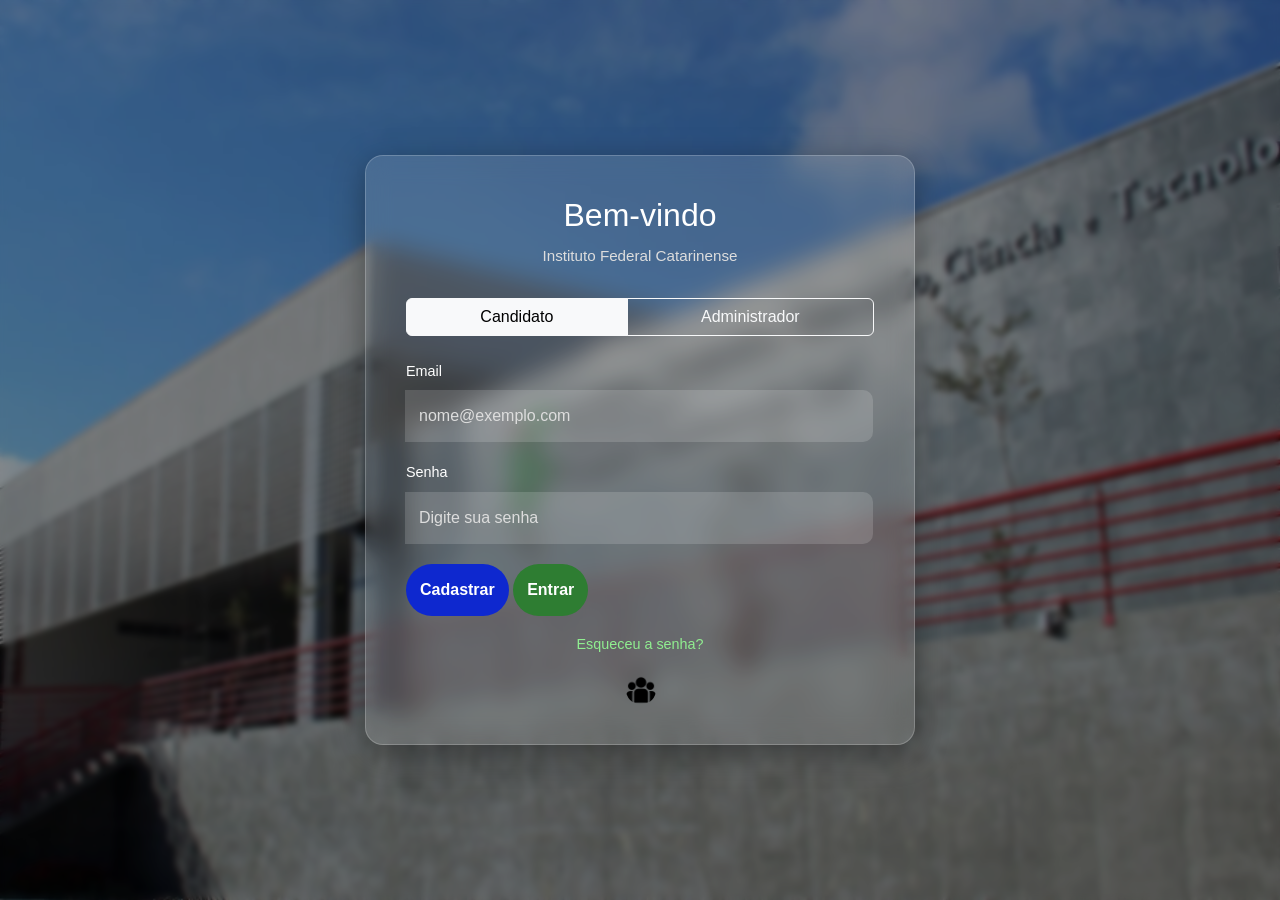
<file: index.html>
<!DOCTYPE html>
<html lang="pt-BR">
<head>
  <meta charset="UTF-8" />
  <link rel="icon" type="image" href="icon.png">
  <link rel="stylesheet" href="style.css">
  <link href="https://cdn.jsdelivr.net/npm/bootstrap@5.3.8/dist/css/bootstrap.min.css" rel="stylesheet" integrity="sha384-sRIl4kxILFvY47J16cr9ZwB07vP4J8+LH7qKQnuqkuIAvNWLzeN8tE5YBujZqJLB" crossorigin="anonymous">
  <meta name="viewport" content="width=device-width, initial-scale=1.0"/>
  <title>Login</title>

</head>

<body>

  <div class="login-container">
    <h1>Bem-vindo</h1>
    <p>Instituto Federal Catarinense</p>

    <form>
      
  <div class="btn-group" role="group" aria-label="Basic radio toggle button group">
  <input type="radio" class="btn-check" name="btnradio" id="btnradio1" autocomplete="off" checked>
  <label class="btn btn-outline-light" for="btnradio1">Candidato</label>

  <input type="radio" class="btn-check" name="btnradio" id="btnradio2" autocomplete="off">
  <label class="btn btn-outline-light" for="btnradio2">Administrador</label>

</div>
      <div class="input-group">
        <label>Email</label>
        <input type="email" placeholder="nome@exemplo.com" required>
      </div>
      

      <div class="input-group">
        <label>Senha</label>
        <input type="password" placeholder="Digite sua senha" required>
      </div>
      <a href="cadcan.html">
        <style>
          a
        {
          text-decoration: none;
        }
        </style>
      <button type="button" class="login-cad">
        Cadastrar
      </button>
    </a>
    <a href="main.html">
      <button type="button" class="login-ent" id="btnEntrar">
        Entrar
      </button>
   </a>

      <div class="extra">
        <a href="#">Esqueceu a senha?</a>
      </div>
      <a href="sobre.html" target="_blank">
      <button type="button" class="login-sobre">
      </button>
    </a>
    </form>
  </div>
  
</body>
</html>
</file>
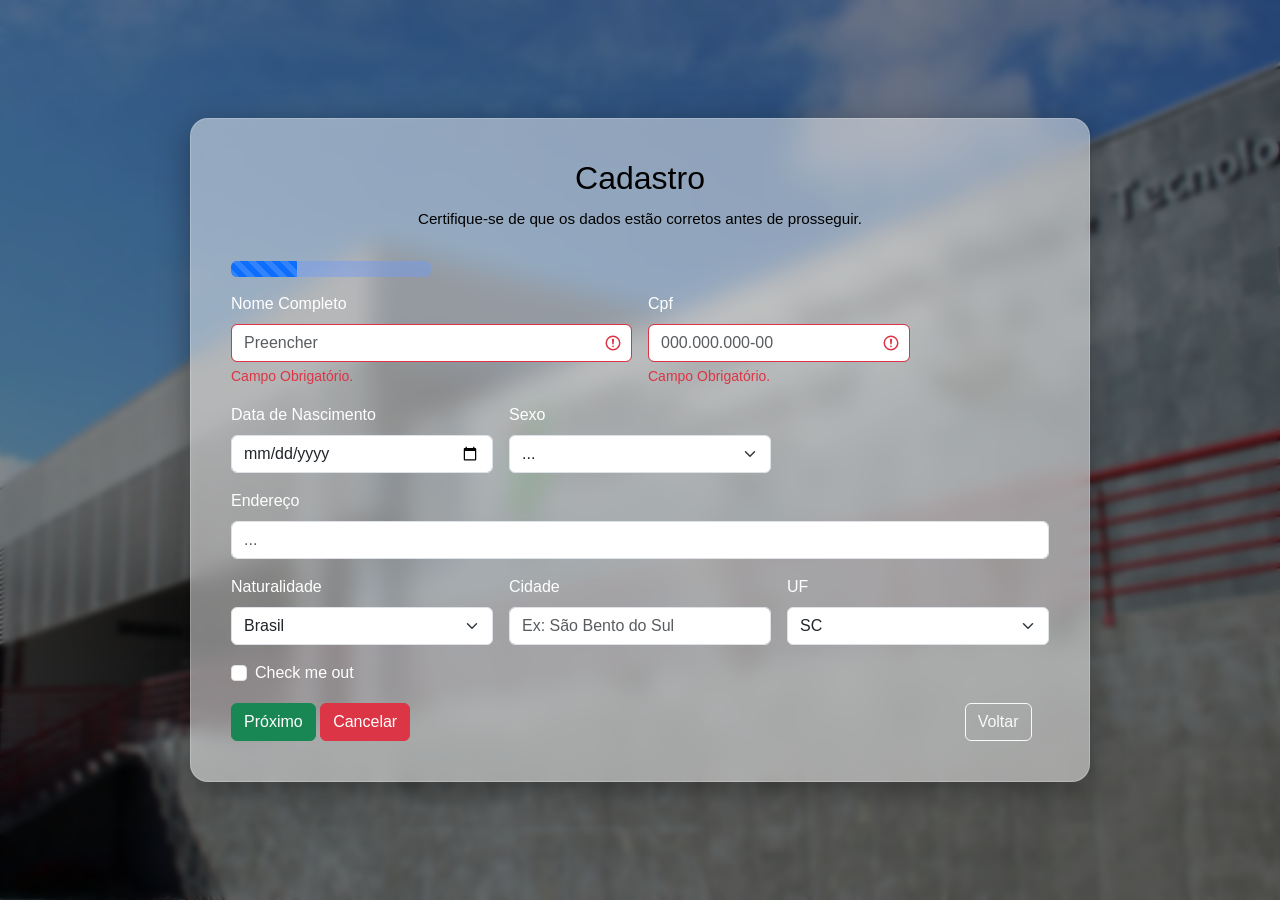
<file: cadcan.html>
<!DOCTYPE html>
<html lang="en">
<head>
    <meta charset="UTF-8">
    <meta name="viewport" content="width=device-width, initial-scale=1.0">
      <link rel="icon" type="image" href="icon.png">
     <link rel="stylesheet" href="cad.css">
  <link href="https://cdn.jsdelivr.net/npm/bootstrap@5.3.8/dist/css/bootstrap.min.css" rel="stylesheet" integrity="sha384-sRIl4kxILFvY47J16cr9ZwB07vP4J8+LH7qKQnuqkuIAvNWLzeN8tE5YBujZqJLB" crossorigin="anonymous">
    <title>Dados Pessoais</title>
</head>
<body>
    <div class="login-container">
        <h1>Cadastro</h1>
    <p>Certifique-se de que os dados estão corretos antes de prosseguir.</p>

    <div class="progress" id="prog" role="progressbar" aria-label="Animated striped example" aria-valuenow="33" aria-valuemin="0" aria-valuemax="100">
  <div class="progress-bar progress-bar-striped progress-bar-animated" style="width: 33%"></div>
</div>

    <form class="row g-3">
 <div class="col-6">
    <label for="validationServer03" class="form-label">Nome Completo</label>
    <input type="text" class="form-control is-invalid" id="validationServer03" aria-describedby="validationServer03Feedback" required placeholder="Preencher">
    <div id="validationServer03Feedback" class="invalid-feedback">
      Campo Obrigatório.
    </div>
  </div>

  <div class="col-md-4">
    <label for="validationServer03" class="form-label">Cpf</label>
    <input type="number" class="form-control is-invalid" id="validationServer03" aria-describedby="validationServer03Feedback" required placeholder="000.000.000-00">
    <div id="validationServer03Feedback" class="invalid-feedback">
      Campo Obrigatório.
    </div>
  </div>

  <div class="col-md-4">
    <label for="inputDate " class="form-label">Data de Nascimento</label>
    <input type="date" class="form-control" id="inputAddress" placeholder="...">
  </div>

  <div class="col-md-4">
    <label for="inputsex" class="form-label">Sexo</label>
    <select id="inputsex" class="form-select">
      <option>Masculino</option>
      <option>Feminino</option>
      <option>Outro</option>
      <option>Prefiro não informar</option>
      <option selected>...</option>
    </select>
  </div>

  <div class="col-12">
    <label for="inputAddress" class="form-label">Endereço</label>
    <input type="text" class="form-control" id="inputAddress" placeholder="...">
  </div>

  
  <div class="col-md-4">
    <label for="inputnat" class="form-label">Naturalidade</label>
    <select id="inputnat" class="form-select">
      <option selected>Brasil</option>
      <option>Estados Unidos</option>
      <option>Canada</option>
      <option>Venezuela</option>
       <option>Cabo Verde</option>
        <option>Portugal</option>
      <option>...</option>
    </select>
  </div>
  <div class="col-md-4">
    <label for="inputCity" class="form-label">Cidade</label>
    <input type="text" class="form-control" id="inputCity" placeholder="Ex: São Bento do Sul">
    
  </div>
  <div class="col-md-4">
    <label for="inputState" class="form-label">UF</label>
    <select id="inputState" class="form-select">
      <option selected>SC</option>
      <option>SP</option>
      <option>SE</option>
      <option>ES</option>
      <option>RJ</option>
      <option>MA</option>
      <option>DF</option>
      <option>...</option>
    </select>
  </div>

  <div class="col-12">
    <div class="form-check">
      <input class="form-check-input" type="checkbox" id="gridCheck">
      <label class="form-check-label" for="gridCheck">
        Check me out
      </label>
    </div>
  </div>
  <div class="col-12">
    
    <a href="proxcad.html">
       <style>
          a
        {
          text-decoration: none;
        }
        </style>
    <button type="button" class="btn btn-success">Próximo</button>
    </a>

    <a href="index.html">
     <button type="submit" class="btn btn-danger">Cancelar</button>
    </a>

     <a href="index.html">
     <button type="button" class="btn btn-outline-light" id="Voltar">Voltar</button>
     </a>
  </div>
</div>
</form>
</body>
</html>
</file>
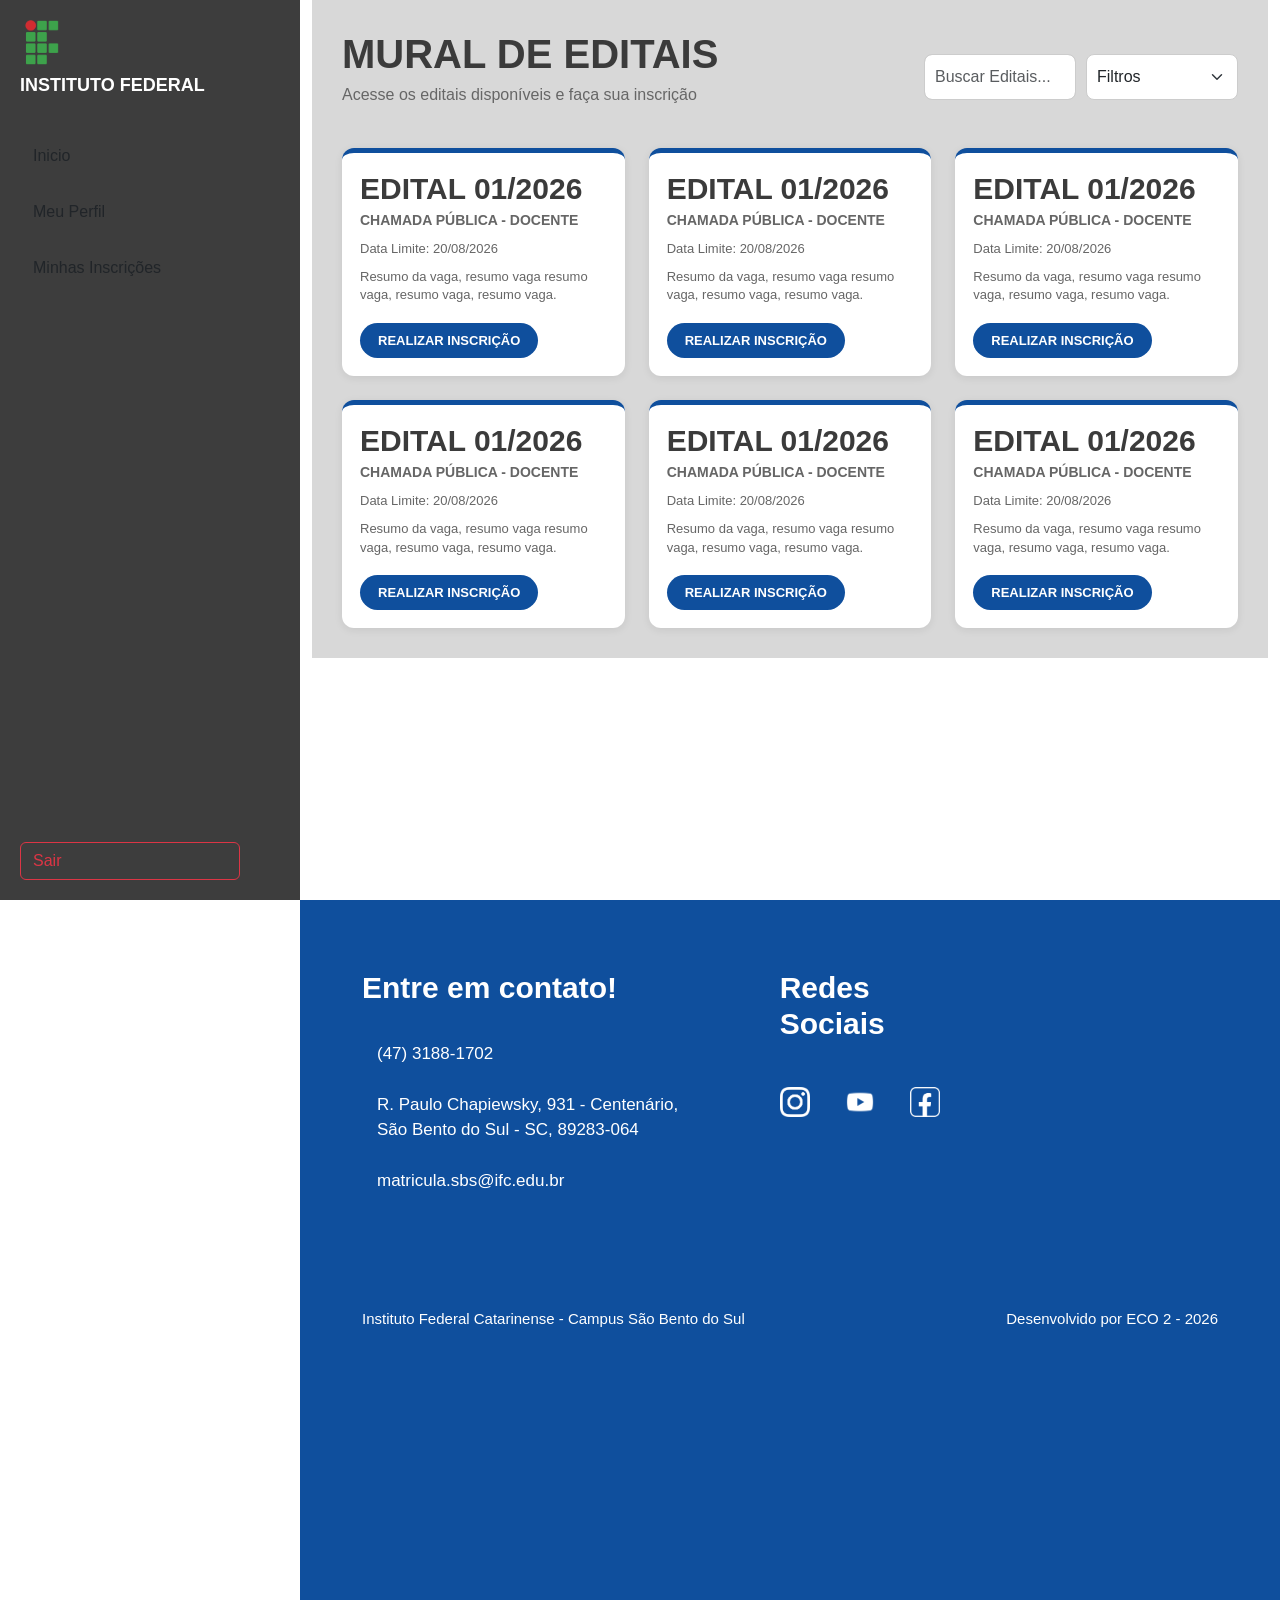
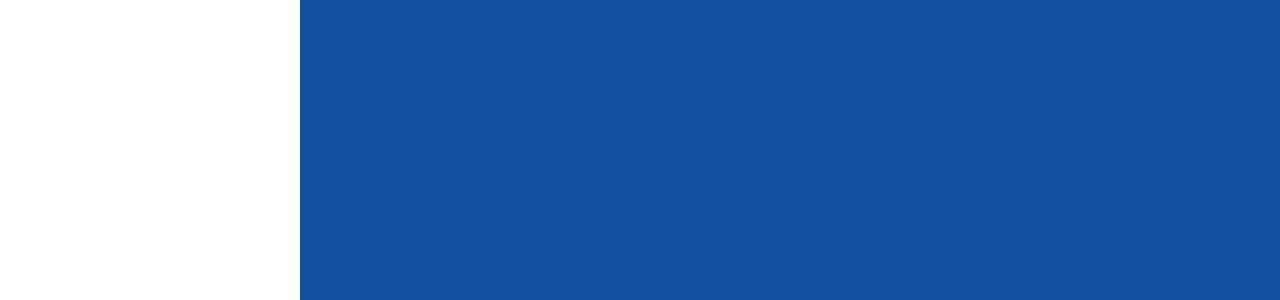
<file: main.html>
<!DOCTYPE html>
<html lang="pt-BR">
<head>
  <meta charset="UTF-8" />
  <link rel="icon" type="image" href="icon.png">
  <link rel="stylesheet" href="maincss.css">
  <link href="https://cdn.jsdelivr.net/npm/bootstrap@5.3.8/dist/css/bootstrap.min.css" rel="stylesheet" integrity="sha384-sRIl4kxILFvY47J16cr9ZwB07vP4J8+LH7qKQnuqkuIAvNWLzeN8tE5YBujZqJLB" crossorigin="anonymous">
  <meta name="viewport" content="width=device-width, initial-scale=1.0"/>
  <title>Editais</title>
</head>

<body>

  <div class="container-fluid">
    <div class="d-flex main-layout h-100">

      <!-- SIDEBAR -->
      <aside class="sidebar">
        <div>

          <div class="logo">
            <img
              src="icon.png"
              width="45"
            />
            <h5>INSTITUTO FEDERAL</h5>
          </div>

          

          <ul class="menu">
            <li>
              <a href="#">
                 <button type="button" class="btn" data-bs-toggle="button" onclick="mostrarConteudo('inicio')">Inicio</button>
              </a>
            </li>

            <li>
              <a href="per.html">
               <button type="button" class="btn" data-bs-toggle="button">Meu Perfil</button>
              </a>
            </li>

            <li>
              <a href="#">
           <button type="button" class="btn" data-bs-toggle="button">Minhas Inscrições</button>
              </a>
            </li>
          </ul>

        </div>
        <a href="index.html">
        <button type="button" class="btn btn-outline-danger" id="logout-btn">
          <i class="bi bi-box-arrow-left"></i>
          Sair
        </button>
        </a>
      </aside>

      <!-- CONTEÚDO -->
       <section id="inicio" class="conteudo-secao ativo">
      <main class="content flex-grow-1">
<section id="inicio" class="conteudo-secao ativo">
        <div class="top-area">

          <div class="title">
            <h1>MURAL DE EDITAIS</h1>
            <p>Acesse os editais disponíveis e faça sua inscrição</p>
          </div>

          <div class="search-area">
            <input
              type="text"
              class="form-control"
              placeholder="Buscar Editais..."
            >

            <select class="form-select">
              <option>Filtros</option>
              <option>Docente</option>
              <option>Técnico</option>
              <option>Aluno</option>
            </select>
          </div>

        </div>

        <!-- GRID -->
        <div class="row g-4">

          <!-- CARD -->
          <div class="col-md-6 col-lg-4">
            <div class="card-edital">
              <h2>EDITAL 01/2026</h2>
              <h5>CHAMADA PÚBLICA - DOCENTE</h5>

              <div class="data">
                <i class="bi bi-calendar-event"></i>
                Data Limite: 20/08/2026
              </div>

              <p class="descricao">
                Resumo da vaga, resumo vaga resumo vaga,
                resumo vaga, resumo vaga.
              </p>

              <button class="btn-inscricao">
                <i class="bi bi-plus-circle-fill"></i>
                REALIZAR INSCRIÇÃO
              </button>
            </div>
          </div>

          <!-- REPETIÇÃO DOS CARDS -->
          <div class="col-md-6 col-lg-4">
            <div class="card-edital">
              <h2>EDITAL 01/2026</h2>
              <h5>CHAMADA PÚBLICA - DOCENTE</h5>

              <div class="data">
                <i class="bi bi-calendar-event"></i>
                Data Limite: 20/08/2026
              </div>

              <p class="descricao">
                Resumo da vaga, resumo vaga resumo vaga,
                resumo vaga, resumo vaga.
              </p>

              <button class="btn-inscricao">
                <i class="bi bi-plus-circle-fill"></i>
                REALIZAR INSCRIÇÃO
              </button>
            </div>
          </div>

          <div class="col-md-6 col-lg-4">
            <div class="card-edital">
              <h2>EDITAL 01/2026</h2>
              <h5>CHAMADA PÚBLICA - DOCENTE</h5>

              <div class="data">
                <i class="bi bi-calendar-event"></i>
                Data Limite: 20/08/2026
              </div>

              <p class="descricao">
                Resumo da vaga, resumo vaga resumo vaga,
                resumo vaga, resumo vaga.
              </p>

              <button class="btn-inscricao">
                <i class="bi bi-plus-circle-fill"></i>
                REALIZAR INSCRIÇÃO
              </button>
            </div>
          </div>

          <div class="col-md-6 col-lg-4">
            <div class="card-edital">
              <h2>EDITAL 01/2026</h2>
              <h5>CHAMADA PÚBLICA - DOCENTE</h5>

              <div class="data">
                <i class="bi bi-calendar-event"></i>
                Data Limite: 20/08/2026
              </div>

              <p class="descricao">
                Resumo da vaga, resumo vaga resumo vaga,
                resumo vaga, resumo vaga.
              </p>

              <button class="btn-inscricao">
                <i class="bi bi-plus-circle-fill"></i>
                REALIZAR INSCRIÇÃO
              </button>
            </div>
          </div>

          <div class="col-md-6 col-lg-4">
            <div class="card-edital">
              <h2>EDITAL 01/2026</h2>
              <h5>CHAMADA PÚBLICA - DOCENTE</h5>

              <div class="data">
                <i class="bi bi-calendar-event"></i>
                Data Limite: 20/08/2026
              </div>

              <p class="descricao">
                Resumo da vaga, resumo vaga resumo vaga,
                resumo vaga, resumo vaga.
              </p>

              <button class="btn-inscricao">
                <i class="bi bi-plus-circle-fill"></i>
                REALIZAR INSCRIÇÃO
              </button>
            </div>
          </div>

          <div class="col-md-6 col-lg-4">
            <div class="card-edital">
              <h2>EDITAL 01/2026</h2>
              <h5>CHAMADA PÚBLICA - DOCENTE</h5>

              <div class="data">
                <i class="bi bi-calendar-event"></i>
                Data Limite: 20/08/2026
              </div>

              <p class="descricao">
                Resumo da vaga, resumo vaga resumo vaga,
                resumo vaga, resumo vaga.
              </p>

              <button class="btn-inscricao">
                <i class="bi bi-plus-circle-fill"></i>
                REALIZAR INSCRIÇÃO
              </button>
            </div>
          </div>

        </div>

      </main>

    </div>
  </div>
<!-- =========================
CONTATO / RODAPÉ
========================= -->

<footer class="footer-contato">

  <div class="container-fluid">

    <div class="row gy-5">

      <!-- CONTATO -->
      <div class="col-lg-5">

        <h2 class="footer-title">
          Entre em contato!
        </h2>

        <div class="contato-item">
          <i class="bi bi-telephone-fill"></i>
          <span>(47) 3188-1702</span>
        </div>

        <div class="contato-item">
          <i class="bi bi-map"></i>
          <span>
            R. Paulo Chapiewsky, 931 - Centenário, São Bento do Sul - SC, 89283-064
          </span>
        </div>

        <div class="contato-item">
          <i class="bi bi-envelope"></i>
          <span>
            matricula.sbs@ifc.edu.br
          </span>
        </div>

      </div>

   
      <!-- REDES -->
      <div class="col-lg-3">

        <h2 class="footer-title1">
          Redes Sociais
        </h2>

        <div class="social-icons">

          <a href="https://www.instagram.com/ifc.oficial"><button type="button" class="ins"></button></a>

          <a href="https://www.youtube.com/channel/UC4dJyN96JoKFElq0oTyKkgA"><button type="button" class="you"></button></a>

          <a href="https://www.facebook.com/oficial.ifc"><button type="button" class="face"></button></a>
          

        </div>

      </div>

    </div>

    <!-- BOTTOM -->
    <div class="footer-bottom">

      <span>
        Instituto Federal Catarinense - Campus São Bento do Sul
      </span>

      <span>
        Desenvolvido por ECO 2 - 2026
      </span>

    </div>

  </div>

</footer>
</section>
<section></section>
</body>
</html>
</file>
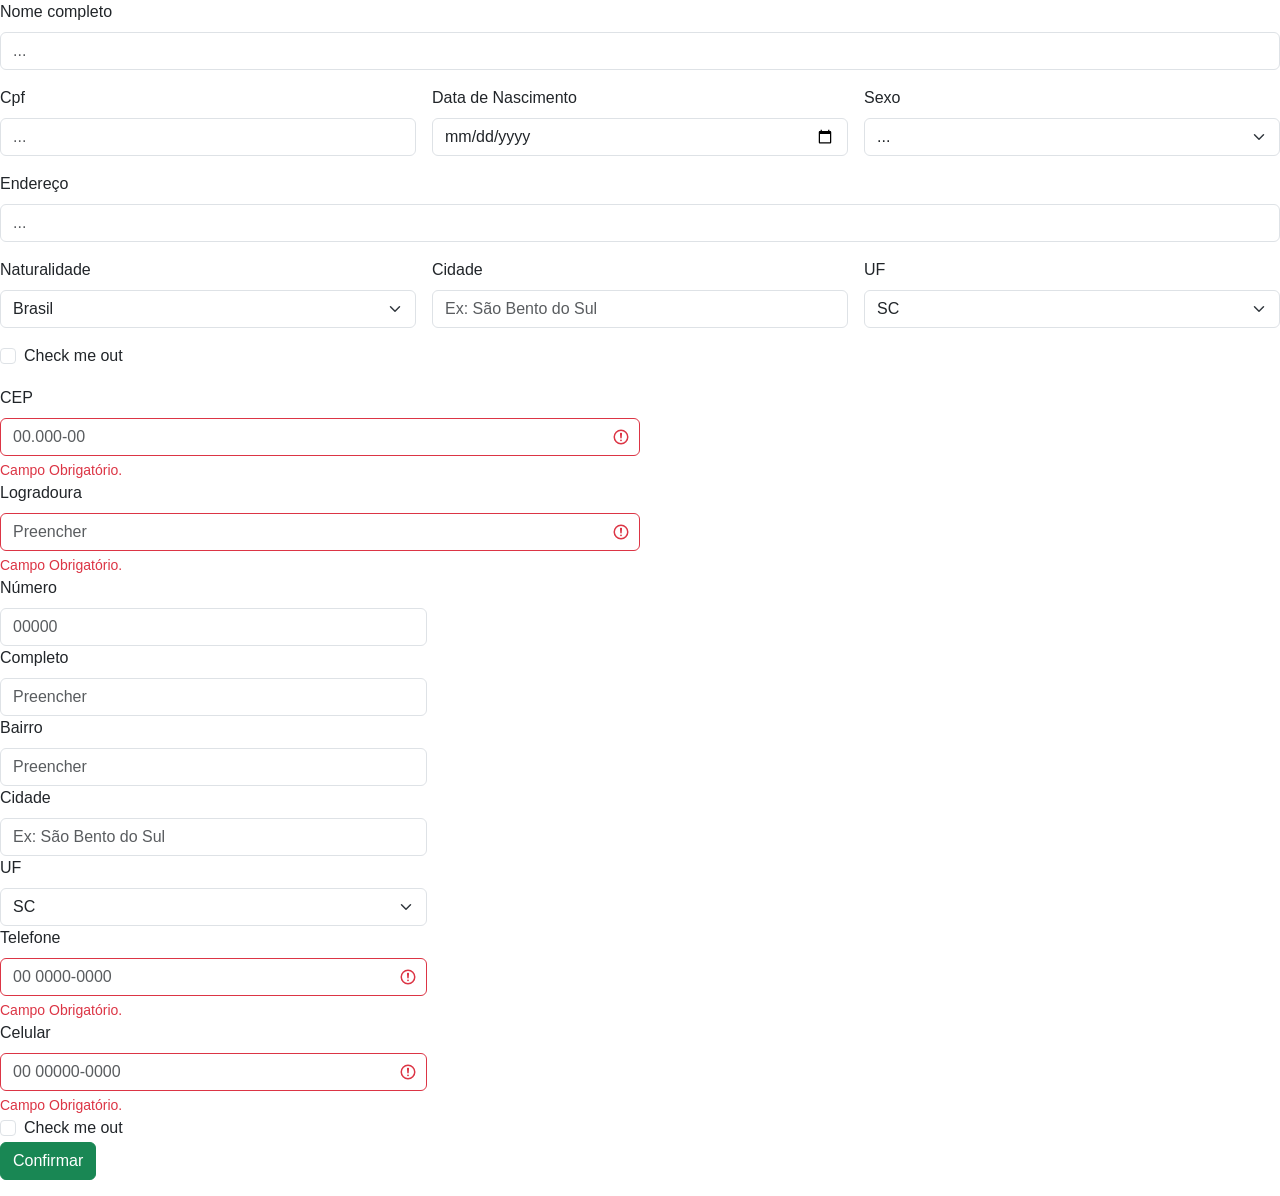
<file: per.html>
<!DOCTYPE html>
<html lang="en">
<head>
   <meta charset="UTF-8" />
  <link rel="icon" type="image" href="icon.png">
  <link rel="stylesheet" href="per.css">
  <link href="https://cdn.jsdelivr.net/npm/bootstrap@5.3.8/dist/css/bootstrap.min.css" rel="stylesheet" integrity="sha384-sRIl4kxILFvY47J16cr9ZwB07vP4J8+LH7qKQnuqkuIAvNWLzeN8tE5YBujZqJLB" crossorigin="anonymous">
  <meta name="viewport" content="width=device-width, initial-scale=1.0"/>
  <title>Meu perfil</title>
</head>
<body>
    <form class="row g-3">
 <div class="col-md-12">
    <label for="inputDate " class="form-label">Nome completo</label>
    <input type="text" class="form-control" id="inputAddress" placeholder="...">
  </div>

  <div class="col-md-4">
    <label for="inputDate " class="form-label">Cpf</label>
    <input type="text" class="form-control" id="inputAddress" placeholder="...">
  </div>

  <div class="col-md-4">
    <label for="inputDate " class="form-label">Data de Nascimento</label>
    <input type="date" class="form-control" id="inputAddress" placeholder="...">
  </div>

  <div class="col-md-4">
    <label for="inputsex" class="form-label">Sexo</label>
    <select id="inputsex" class="form-select">
      <option>Masculino</option>
      <option>Feminino</option>
      <option>Outro</option>
      <option>Prefiro não informar</option>
      <option selected>...</option>
    </select>
  </div>

  <div class="col-12">
    <label for="inputAddress" class="form-label">Endereço</label>
    <input type="text" class="form-control" id="inputAddress" placeholder="...">
  </div>

  
  <div class="col-md-4">
    <label for="inputnat" class="form-label">Naturalidade</label>
    <select id="inputnat" class="form-select">
      <option selected>Brasil</option>
      <option>Estados Unidos</option>
      <option>Canada</option>
      <option>Venezuela</option>
       <option>Cabo Verde</option>
        <option>Portugal</option>
      <option>...</option>
    </select>
  </div>
  <div class="col-md-4">
    <label for="inputCity" class="form-label">Cidade</label>
    <input type="text" class="form-control" id="inputCity" placeholder="Ex: São Bento do Sul">
    
  </div>
  <div class="col-md-4">
    <label for="inputState" class="form-label">UF</label>
    <select id="inputState" class="form-select">
      <option selected>SC</option>
      <option>SP</option>
      <option>SE</option>
      <option>ES</option>
      <option>RJ</option>
      <option>MA</option>
      <option>DF</option>
      <option>...</option>
    </select>
  </div>

  <div class="col-12">
    <div class="form-check">
      <input class="form-check-input" type="checkbox" id="gridCheck">
      <label class="form-check-label" for="gridCheck">
        Check me out
      </label>
    </div>
  </div>
  <div class="col-12">
    <div class="col-md-6">
    <label for="validationServer03" class="form-label">CEP</label>
    <input type="number" class="form-control is-invalid" id="validationServer03" aria-describedby="validationServer03Feedback" required placeholder="00.000-00">
    <div id="validationServer03Feedback" class="invalid-feedback">
      Campo Obrigatório.
    </div>
  </div>

 <div class="col-6">
    <label for="validationServer03" class="form-label">Logradoura</label>
    <input type="text" class="form-control is-invalid" id="validationServer03" aria-describedby="validationServer03Feedback" required placeholder="Preencher">
    <div id="validationServer03Feedback" class="invalid-feedback">
      Campo Obrigatório.
    </div>
  </div>

  <div class="col-md-4">
    <label for="inputnum" class="form-label">Número</label>
    <input type="number" class="form-control" id="inputnum" placeholder="00000">
  </div>

    <div class="col-md-4">
    <label for="inputcom" class="form-label">Completo</label>
    <input type="text" class="form-control" id="inputcom" placeholder="Preencher">
  </div>

  <div class="col-md-4">
    <label for="inputcom" class="form-label">Bairro</label>
    <input type="text" class="form-control" id="inputcom" placeholder="Preencher">
  </div>
  
  <div class="col-md-4">
    <label for="inputCity" class="form-label">Cidade</label>
    <input type="text" class="form-control" id="inputCity" placeholder="Ex: São Bento do Sul"> 
  </div>

  <div class="col-md-4">
    <label for="inputState" class="form-label">UF</label>
    <select id="inputState" class="form-select">
      <option selected>SC</option>
      <option>SP</option>
      <option>SE</option>
      <option>ES</option>
      <option>RJ</option>
      <option>MA</option>
      <option>DF</option>
      <option>...</option>
    </select>
  </div>


   <div class="col-md-4">
    <label for="validationServer03" class="form-label">Telefone</label>
    <input type="number" class="form-control is-invalid" id="validationServer03" aria-describedby="validationServer03Feedback" required placeholder="00 0000-0000">
    <div id="validationServer03Feedback" class="invalid-feedback">
      Campo Obrigatório.
    </div>
  </div>

   <div class="col-md-4">
    <label for="validationServer03" class="form-label">Celular</label>
    <input type="number" class="form-control is-invalid" id="validationServer03" aria-describedby="validationServer03Feedback" required placeholder="00 00000-0000">
    <div id="validationServer03Feedback" class="invalid-feedback">
      Campo Obrigatório.
    </div>
  </div>

  <div class="col-12">
    <div class="form-check">
      <input class="form-check-input" type="checkbox" id="gridCheck">
      <label class="form-check-label" for="gridCheck">
        Check me out
      </label>
    </div>
  </div>
    
    <a href="proxcad.html">
       <style>
          a
        {
          text-decoration: none;
        }
        </style>
    <button type="button" class="btn btn-success">Confirmar</button>
    </a>

  </div>
</div>
</form>
</body>
</html>
</file>
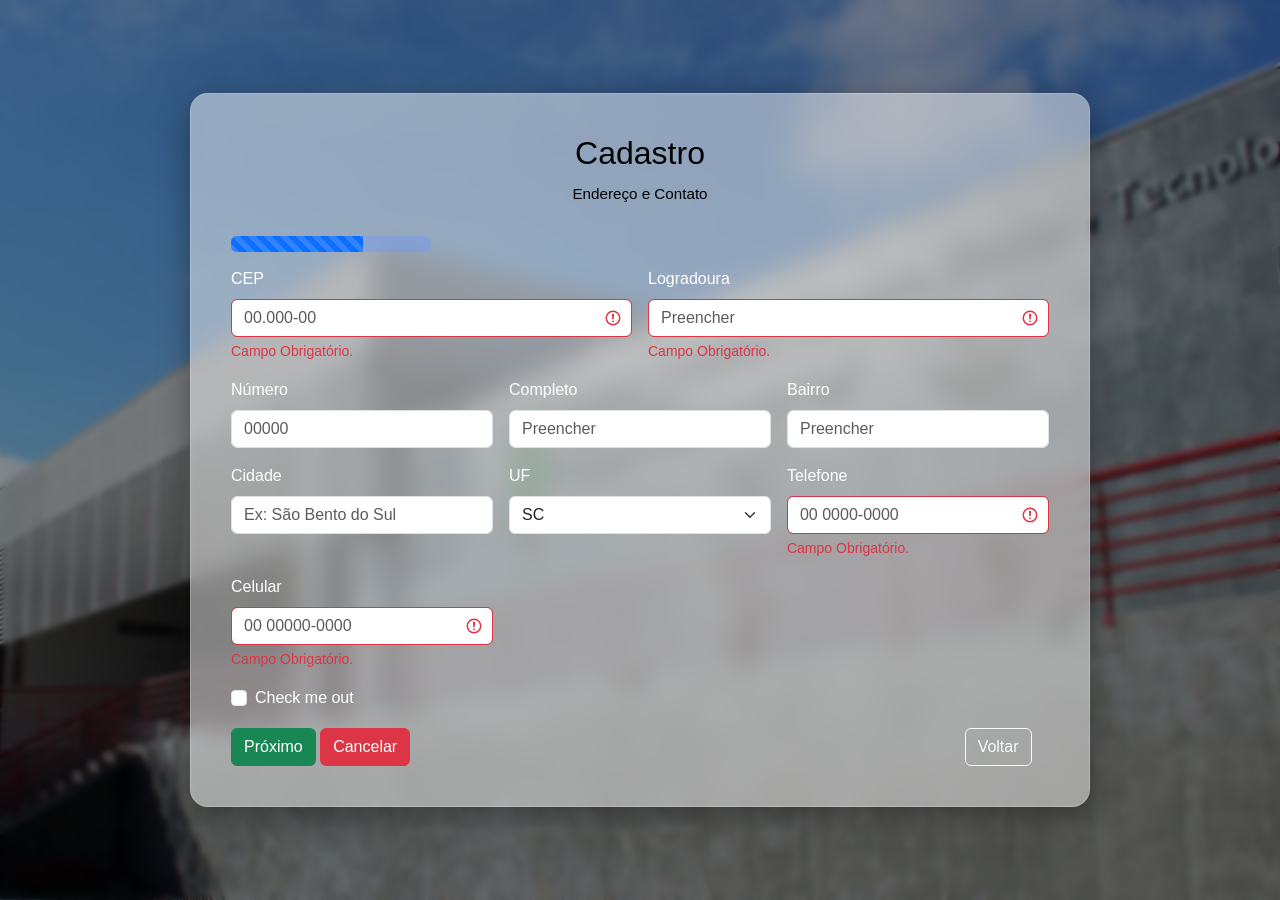
<file: proxcad.html>
<!DOCTYPE html>
<html lang="en">
<head>
    <meta charset="UTF-8">
    <meta name="viewport" content="width=device-width, initial-scale=1.0">
      <link rel="icon" type="image" href="icon.png">
     <link rel="stylesheet" href="proxcad.css">
  <link href="https://cdn.jsdelivr.net/npm/bootstrap@5.3.8/dist/css/bootstrap.min.css" rel="stylesheet" integrity="sha384-sRIl4kxILFvY47J16cr9ZwB07vP4J8+LH7qKQnuqkuIAvNWLzeN8tE5YBujZqJLB" crossorigin="anonymous">
    <title>Endereço e Contato</title>
</head>
<body>
    <div class="login-container">
        <h1>Cadastro</h1>
    <p>Endereço e Contato</p>
    <div class="progress" id="prog" role="progressbar" aria-label="Animated striped example" aria-valuenow="66" aria-valuemin="0" aria-valuemax="100">
  <div class="progress-bar progress-bar-striped progress-bar-animated" style="width: 66%"></div>
</div>

    <form class="row g-3">
        <div class="col-md-6">
    <label for="validationServer03" class="form-label">CEP</label>
    <input type="number" class="form-control is-invalid" id="validationServer03" aria-describedby="validationServer03Feedback" required placeholder="00.000-00">
    <div id="validationServer03Feedback" class="invalid-feedback">
      Campo Obrigatório.
    </div>
  </div>

 <div class="col-6">
    <label for="validationServer03" class="form-label">Logradoura</label>
    <input type="text" class="form-control is-invalid" id="validationServer03" aria-describedby="validationServer03Feedback" required placeholder="Preencher">
    <div id="validationServer03Feedback" class="invalid-feedback">
      Campo Obrigatório.
    </div>
  </div>

  <div class="col-md-4">
    <label for="inputnum" class="form-label">Número</label>
    <input type="number" class="form-control" id="inputnum" placeholder="00000">
  </div>

    <div class="col-md-4">
    <label for="inputcom" class="form-label">Completo</label>
    <input type="text" class="form-control" id="inputcom" placeholder="Preencher">
  </div>

  <div class="col-md-4">
    <label for="inputcom" class="form-label">Bairro</label>
    <input type="text" class="form-control" id="inputcom" placeholder="Preencher">
  </div>
  
  <div class="col-md-4">
    <label for="inputCity" class="form-label">Cidade</label>
    <input type="text" class="form-control" id="inputCity" placeholder="Ex: São Bento do Sul"> 
  </div>

  <div class="col-md-4">
    <label for="inputState" class="form-label">UF</label>
    <select id="inputState" class="form-select">
      <option selected>SC</option>
      <option>SP</option>
      <option>SE</option>
      <option>ES</option>
      <option>RJ</option>
      <option>MA</option>
      <option>DF</option>
      <option>...</option>
    </select>
  </div>


   <div class="col-md-4">
    <label for="validationServer03" class="form-label">Telefone</label>
    <input type="number" class="form-control is-invalid" id="validationServer03" aria-describedby="validationServer03Feedback" required placeholder="00 0000-0000">
    <div id="validationServer03Feedback" class="invalid-feedback">
      Campo Obrigatório.
    </div>
  </div>

   <div class="col-md-4">
    <label for="validationServer03" class="form-label">Celular</label>
    <input type="number" class="form-control is-invalid" id="validationServer03" aria-describedby="validationServer03Feedback" required placeholder="00 00000-0000">
    <div id="validationServer03Feedback" class="invalid-feedback">
      Campo Obrigatório.
    </div>
  </div>

  <div class="col-12">
    <div class="form-check">
      <input class="form-check-input" type="checkbox" id="gridCheck">
      <label class="form-check-label" for="gridCheck">
        Check me out
      </label>
    </div>
  </div>
  <div class="col-12">

     <a href="sen.html">
       <style>
          a
        {
          text-decoration: none;
        }
        </style>
    <button type="button" class="btn btn-success">Próximo</button>
    </a>

<a href="index.html">
     <button type="submit" class="btn btn-danger">Cancelar</button>
</a>
     <a href="cadcan.html">
     <button type="button" class="btn btn-outline-light" id="Voltar">Voltar</button>
     </a>
  </div>
</div>
</form>
</body>
</html>
</file>
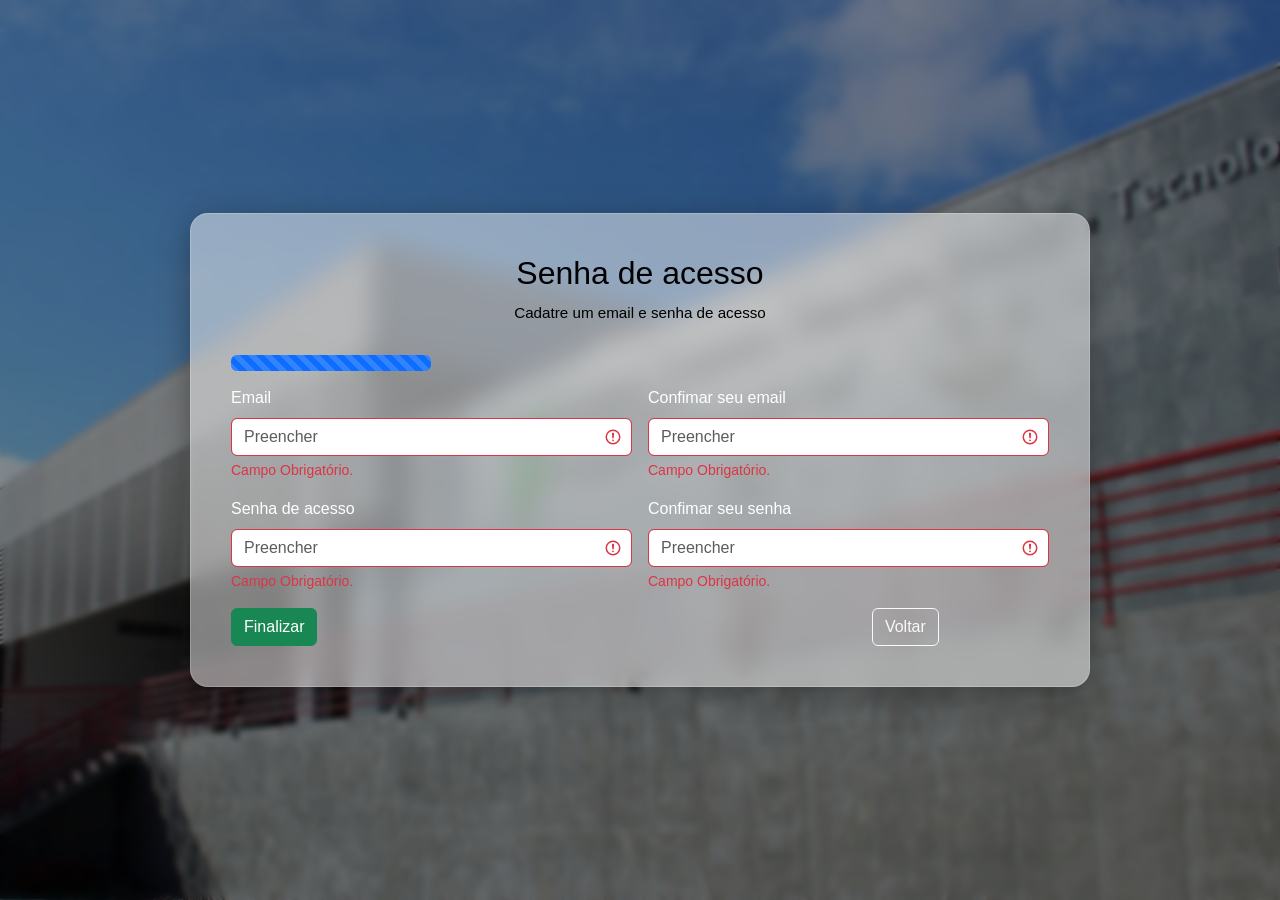
<file: sen.html>
<!DOCTYPE html>
<html lang="en">
<head>
    <meta charset="UTF-8">
    <meta name="viewport" content="width=device-width, initial-scale=1.0">
      <link rel="icon" type="image" href="icon.png">
     <link rel="stylesheet" href="cad.css">
  <link href="https://cdn.jsdelivr.net/npm/bootstrap@5.3.8/dist/css/bootstrap.min.css" rel="stylesheet" integrity="sha384-sRIl4kxILFvY47J16cr9ZwB07vP4J8+LH7qKQnuqkuIAvNWLzeN8tE5YBujZqJLB" crossorigin="anonymous">
    <title>Senha</title>
</head>
<body>
    <div class="login-container">
        <h1>Senha de acesso</h1>
    <p>Cadatre um email e senha de acesso</p>

    <div class="progress" id="prog" role="progressbar" aria-label="Animated striped example" aria-valuenow="100" aria-valuemin="0" aria-valuemax="100">
  <div class="progress-bar progress-bar-striped progress-bar-animated" style="width: 100%"></div>
</div>

    <form class="row g-3">
 <div class="col-6">
    <label for="validationServer03" class="form-label">Email</label>
    <input type="email" class="form-control is-invalid" id="validationServer03" aria-describedby="validationServer03Feedback" required placeholder="Preencher">
    <div id="validationServer03Feedback" class="invalid-feedback">
      Campo Obrigatório.
    </div>
  </div>

  <div class="col-6">
    <label for="validationServer03" class="form-label">Confimar seu email</label>
    <input type="email" class="form-control is-invalid" id="validationServer03" aria-describedby="validationServer03Feedback" required placeholder="Preencher">
    <div id="validationServer03Feedback" class="invalid-feedback">
      Campo Obrigatório.
    </div>
  </div>

  <div class="col-6">
    <label for="validationServer03" class="form-label">Senha de acesso</label>
    <input type="password" class="form-control is-invalid" id="validationServer03" aria-describedby="validationServer03Feedback" required placeholder="Preencher">
    <div id="validationServer03Feedback" class="invalid-feedback">
      Campo Obrigatório.
    </div>
  </div>

  <div class="col-6">
    <label for="validationServer03" class="form-label">Confimar seu senha</label>
    <input type="password" class="form-control is-invalid" id="validationServer03" aria-describedby="validationServer03Feedback" required placeholder="Preencher">
    <div id="validationServer03Feedback" class="invalid-feedback">
      Campo Obrigatório.
    </div>
  </div>
 
  <div class="col-12">
    <a href="sucess.html">
       <style>
          a
        {
          text-decoration: none;
        }
        </style>
    <button type="button" class="btn btn-success">Finalizar</button>
    </a>

     <a href="proxcad.html">
     <button type="button" class="btn btn-outline-light" id="Voltar">Voltar</button>
     </a>
  </div>
</div>
</form>
</body>
</html>
</file>
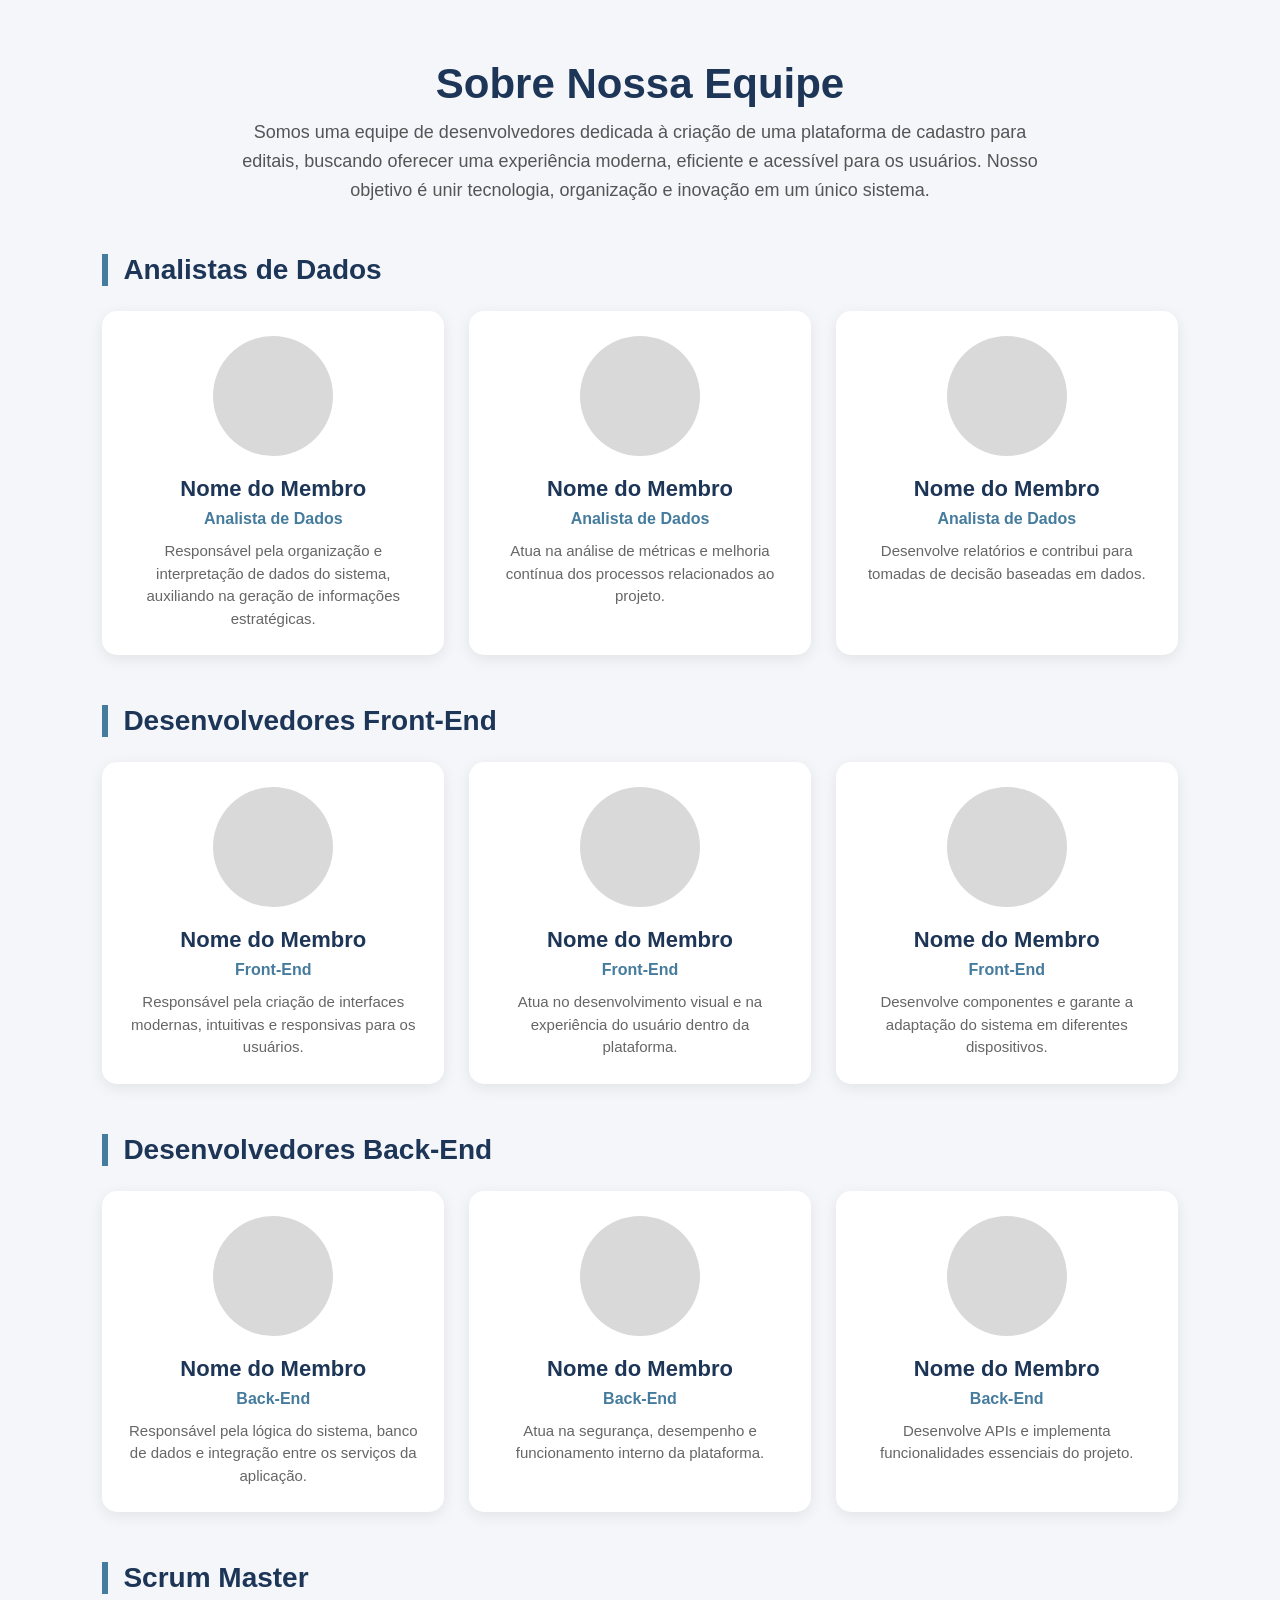
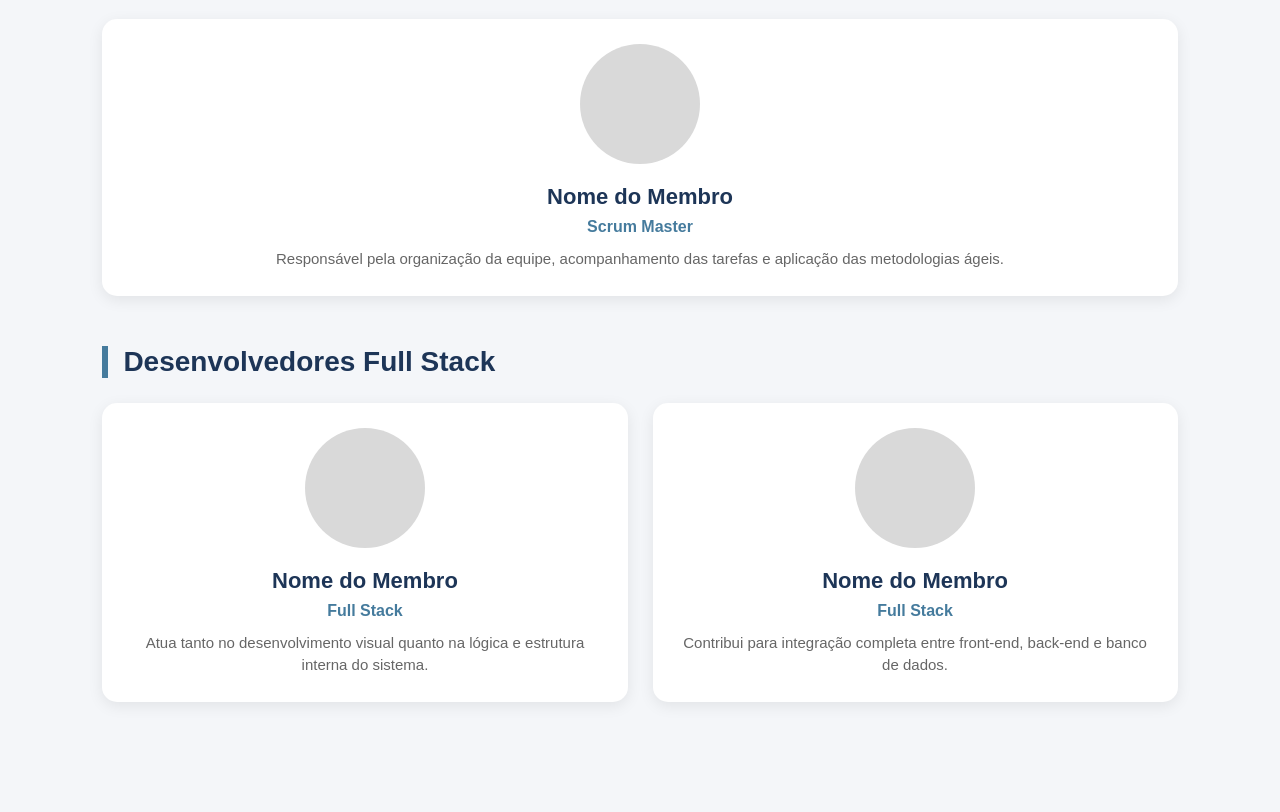
<file: sobre.html>
<!DOCTYPE html>
<html lang="pt-BR">
<head>
  <meta charset="UTF-8" />
  <meta name="viewport" content="width=device-width, initial-scale=1.0"/>
  <link rel="icon" type="image" href="group.png">
  <title>Sobre Nós</title>

  <style>
    *{
      margin: 0;
      padding: 0;
      box-sizing: border-box;
      font-family: Arial, Helvetica, sans-serif;
    }

    body{
      background: #f4f6f9;
      color: #333;
    }

    .sobre{
      width: 100%;
      padding: 60px 8%;
    }

    .titulo{
      text-align: center;
      margin-bottom: 20px;
    }

    .titulo h1{
      font-size: 42px;
      color: #1d3557;
      margin-bottom: 10px;
    }

    .titulo p{
      max-width: 800px;
      margin: auto;
      font-size: 18px;
      color: #555;
      line-height: 1.6;
    }

    .categorias{
      margin-top: 50px;
    }

    .categoria{
      margin-bottom: 50px;
    }

    .categoria h2{
      font-size: 28px;
      color: #1d3557;
      margin-bottom: 25px;
      border-left: 6px solid #457b9d;
      padding-left: 15px;
    }

    .membros{
      display: grid;
      grid-template-columns: repeat(auto-fit, minmax(250px, 1fr));
      gap: 25px;
    }

    .card{
      background: white;
      border-radius: 15px;
      padding: 25px;
      text-align: center;
      box-shadow: 0 4px 15px rgba(0,0,0,0.08);
      transition: 0.3s;
    }

    .card:hover{
      transform: translateY(-5px);
    }

    .foto{
      width: 120px;
      height: 120px;
      margin: auto;
      border-radius: 50%;
      background: #d9d9d9;
      overflow: hidden;
      margin-bottom: 20px;
    }

    .foto img{
      width: 100%;
      height: 100%;
      object-fit: cover;
    }

    .card h3{
      color: #1d3557;
      margin-bottom: 8px;
      font-size: 22px;
    }

    .cargo{
      color: #457b9d;
      font-weight: bold;
      margin-bottom: 12px;
    }

    .descricao{
      font-size: 15px;
      color: #666;
      line-height: 1.5;
    }

    @media(max-width: 768px){

      .titulo h1{
        font-size: 32px;
      }

      .titulo p{
        font-size: 16px;
      }

      .categoria h2{
        font-size: 24px;
      }

    }

  </style>
</head>
<body>

  <section class="sobre">

    <div class="titulo">
      <h1>Sobre Nossa Equipe</h1>

      <p>
        Somos uma equipe de desenvolvedores dedicada à criação de uma plataforma
        de cadastro para editais, buscando oferecer uma experiência moderna,
        eficiente e acessível para os usuários. Nosso objetivo é unir tecnologia,
        organização e inovação em um único sistema.
      </p>
    </div>

    <div class="categorias">

      <!-- ANALISTAS -->
      <div class="categoria">
        <h2>Analistas de Dados</h2>

        <div class="membros">

          <div class="card">
            <div class="foto">
              <!-- FOTO -->
              <!-- <img src="img/membro1.jpg"> -->
            </div>

            <h3>Nome do Membro</h3>
            <p class="cargo">Analista de Dados</p>

            <p class="descricao">
              Responsável pela organização e interpretação de dados do sistema,
              auxiliando na geração de informações estratégicas.
            </p>
          </div>

          <div class="card">
            <div class="foto"></div>

            <h3>Nome do Membro</h3>
            <p class="cargo">Analista de Dados</p>

            <p class="descricao">
              Atua na análise de métricas e melhoria contínua dos processos
              relacionados ao projeto.
            </p>
          </div>

          <div class="card">
            <div class="foto"></div>

            <h3>Nome do Membro</h3>
            <p class="cargo">Analista de Dados</p>

            <p class="descricao">
              Desenvolve relatórios e contribui para tomadas de decisão baseadas
              em dados.
            </p>
          </div>

        </div>
      </div>

      <!-- FRONT-END -->
      <div class="categoria">
        <h2>Desenvolvedores Front-End</h2>

        <div class="membros">

          <div class="card">
            <div class="foto"></div>

            <h3>Nome do Membro</h3>
            <p class="cargo">Front-End</p>

            <p class="descricao">
              Responsável pela criação de interfaces modernas, intuitivas e
              responsivas para os usuários.
            </p>
          </div>

          <div class="card">
            <div class="foto"></div>

            <h3>Nome do Membro</h3>
            <p class="cargo">Front-End</p>

            <p class="descricao">
              Atua no desenvolvimento visual e na experiência do usuário dentro
              da plataforma.
            </p>
          </div>

          <div class="card">
            <div class="foto"></div>

            <h3>Nome do Membro</h3>
            <p class="cargo">Front-End</p>

            <p class="descricao">
              Desenvolve componentes e garante a adaptação do sistema em
              diferentes dispositivos.
            </p>
          </div>

        </div>
      </div>

      <!-- BACK-END -->
      <div class="categoria">
        <h2>Desenvolvedores Back-End</h2>

        <div class="membros">

          <div class="card">
            <div class="foto"></div>

            <h3>Nome do Membro</h3>
            <p class="cargo">Back-End</p>

            <p class="descricao">
              Responsável pela lógica do sistema, banco de dados e integração
              entre os serviços da aplicação.
            </p>
          </div>

          <div class="card">
            <div class="foto"></div>

            <h3>Nome do Membro</h3>
            <p class="cargo">Back-End</p>

            <p class="descricao">
              Atua na segurança, desempenho e funcionamento interno da plataforma.
            </p>
          </div>

          <div class="card">
            <div class="foto"></div>

            <h3>Nome do Membro</h3>
            <p class="cargo">Back-End</p>

            <p class="descricao">
              Desenvolve APIs e implementa funcionalidades essenciais do projeto.
            </p>
          </div>

        </div>
      </div>

      <!-- SCRUM MASTER -->
      <div class="categoria">
        <h2>Scrum Master</h2>

        <div class="membros">

          <div class="card">
            <div class="foto"></div>

            <h3>Nome do Membro</h3>
            <p class="cargo">Scrum Master</p>

            <p class="descricao">
              Responsável pela organização da equipe, acompanhamento das tarefas
              e aplicação das metodologias ágeis.
            </p>
          </div>

        </div>
      </div>

      <!-- FULL STACK -->
      <div class="categoria">
        <h2>Desenvolvedores Full Stack</h2>

        <div class="membros">

          <div class="card">
            <div class="foto"></div>

            <h3>Nome do Membro</h3>
            <p class="cargo">Full Stack</p>

            <p class="descricao">
              Atua tanto no desenvolvimento visual quanto na lógica e estrutura
              interna do sistema.
            </p>
          </div>

          <div class="card">
            <div class="foto"></div>

            <h3>Nome do Membro</h3>
            <p class="cargo">Full Stack</p>

            <p class="descricao">
              Contribui para integração completa entre front-end, back-end e banco
              de dados.
            </p>
          </div>

        </div>
      </div>

    </div>

  </section>

</body>
</html>
</file>
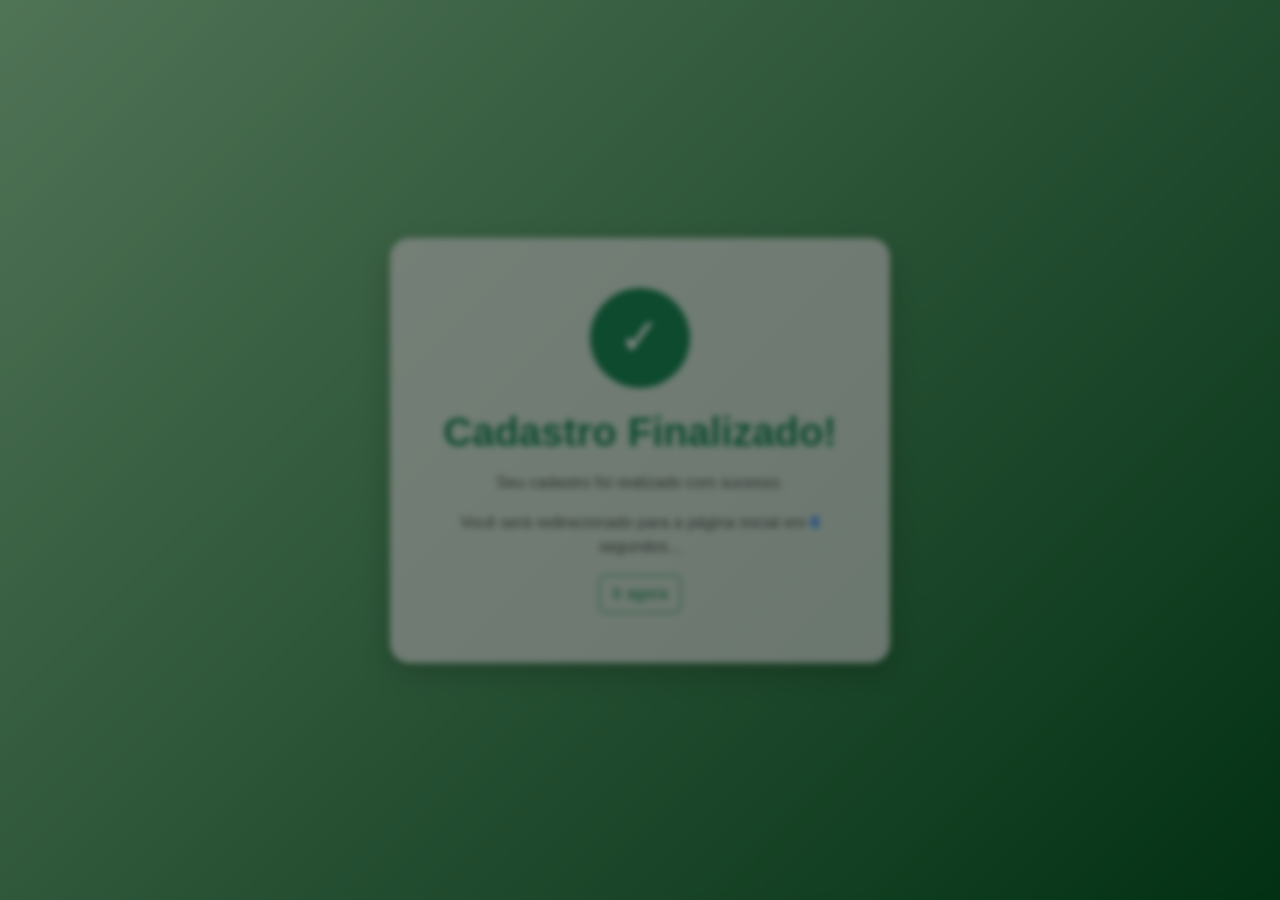
<file: sucess.html>
<!DOCTYPE html>
<html lang="pt-BR">
<head>
   <meta charset="UTF-8">
    <meta name="viewport" content="width=device-width, initial-scale=1.0">
      <link rel="icon" type="image" href="icon.png">
     <link rel="stylesheet" href="cad.css">
  <link href="https://cdn.jsdelivr.net/npm/bootstrap@5.3.8/dist/css/bootstrap.min.css" rel="stylesheet" integrity="sha384-sRIl4kxILFvY47J16cr9ZwB07vP4J8+LH7qKQnuqkuIAvNWLzeN8tE5YBujZqJLB" crossorigin="anonymous">
    <title>Cadastro finalizado</title>

  <style>
    body {
      height: 100vh;
      background: linear-gradient(135deg, #92d29d,#055924);
      display: flex;
      justify-content: center;
      align-items: center;
      font-family: Arial, sans-serif;
    }

    .success-box {
      background: rgba(255, 255, 255, 0.708);
      padding: 50px 40px;
      border-radius: 20px;
      text-align: center;
      box-shadow: 0 10px 30px rgba(0,0,0,0.2);
      max-width: 500px;
      width: 90%;
      animation: aparecer 4s ease;
    }

    .check-icon {
      width: 100px;
      height: 100px;
      background: #198754;
      color: white;
      border-radius: 50%;
      display: flex;
      align-items: center;
      justify-content: center;
      font-size: 50px;
      margin: 0 auto 20px;
    }

    h1 {
      color: #198754;
      font-weight: bold;
    }

    p {
      color: #555;
      margin-top: 15px;
    }

    .contador {
      font-weight: bold;
      color: #0d6efd;
    }

    @keyframes aparecer {
      from {
        opacity: 0;
        transform: translateY(20px);
      }
      to {
        opacity: 1;
        transform: translateY(0);
      }
    }
  </style>
</head>

<body>

  <div class="success-box">
    <div class="check-icon">
      ✓
    </div>

    <h1>Cadastro Finalizado!</h1>

    <p>
      Seu cadastro foi realizado com sucesso.
    </p>

    <p>
      Você será redirecionado para a página inicial em 
      <span class="contador" id="contador">6</span> segundos...
    </p>

    <a href="index.html" class="btn btn-outline-success">
      Ir agora
    </a>
  </div>

  <script>
    let tempo = 6;
    const contador = document.getElementById("contador");

    const interval = setInterval(() => {
      tempo--;
      contador.textContent = tempo;

      if (tempo <= 0) {
        clearInterval(interval);
        window.location.href = "index.html";
      }
    }, 1000);
  </script>

</body>
</html>
</file>
<file: style.css>
* {
    margin: 0;
    padding: 0;
    box-sizing: border-box;
    font-family: Arial, Helvetica, sans-serif;
}

body {
    min-height: 100vh;
    display: flex;
    justify-content: center;
    align-items: center;
    background: url("img.jpg") no-repeat center center/cover;
    position: relative;
    overflow-x: hidden;
    padding: 20px;
}

/* camada escura */
body::before {
    content: "";
    position: absolute;
    inset: 0;
    background: rgba(0, 0, 0, 0.45);
    backdrop-filter: blur(3px);
}

.login-container {
    position: relative;
    z-index: 1;

    width: 100%;
    max-width: 550px;

    padding: 40px;
    border-radius: 18px;

    background: rgba(255, 255, 255, 0.12);
    backdrop-filter: blur(12px);

    border: 1px solid rgba(255,255,255,0.2);

    box-shadow: 0 8px 32px rgba(0,0,0,0.35);

    color: white;
}

.login-container h1 {
    text-align: center;
    margin-bottom: 10px;
    font-size: 2rem;
}

.login-container p {
    text-align: center;
    margin-bottom: 30px;
    color: #ddd;
    font-size: 0.95rem;
}

/* BOTÕES RADIO */
.btn-group {
    width: 100%;
    display: flex;
    margin-bottom: 25px;
    
}


.btn-group label {
    flex: 1;
}

/* INPUTS */
.input-group {
    margin-bottom: 20px;
}

.input-group label {
    display: block;
    margin-bottom: 8px;
    font-size: 0.9rem;
}

.input-group input {
    width: 100%;
    padding: 14px;
    border: none;
    border-radius: 10px;
    outline: none;
    background: rgba(255,255,255,0.15);
    color: white;
    font-size: 1rem;
}

.input-group input::placeholder {
    color: #ddd;
}

/* ÁREA DOS BOTÕES */
.buttons {
    display: flex;
    gap: 15px;
    margin-top: 10px;
}

.login-ent,
.login-cad,
.login-sobre {
    flex: 1;
    padding: 14px;
    border-radius: 100px;
    color: white;
    font-size: 1rem;
    font-weight: bold;
    cursor: pointer;
    transition: 0.3s;
    border: none;
}

.login-ent {
    background: #2e7d32;
}

.login-cad {
    background: #0e28cf;
}
.login-sobre
{
    background-color: rgba(0, 255, 255, 0.037);
    width: 30px;
    height: 8px;
    margin-top: 20px;
    margin-left: 220px;
    background: url("gr.png") no-repeat center center/cover;
}

.login-ent:hover,
.login-cad:hover,
.login-sobre:hover {
    transform: translateY(-2px);
}

/* EXTRA */
.extra {
    margin-top: 18px;
    text-align: center;
    font-size: 0.9rem;
}

.extra a {
    color: #90ee90;
    text-decoration: none;
}

.extra a:hover {
    text-decoration: underline;
}

/* RESPONSIVIDADE */
@media (max-width: 600px) {

    .login-container {
        padding: 25px;
    }

    .login-container h1 {
        font-size: 1.6rem;
    }

    .buttons {
        flex-direction: column;
    }
    #group
    {
        margin-left: 500px;
        
    }
    
}
</file>
<file: cad.css>
* {
    margin: 0;
    padding: 0;
    box-sizing: border-box;
    font-family: Arial, Helvetica, sans-serif;
}

body {
    min-height: 100vh;
    display: flex;
    justify-content: center;
    align-items: center;
    background: url("img.jpg") no-repeat center center/cover;
    position: relative;
    overflow-x: hidden;
    padding: 20px;
}
body::before {
    content: "";
    position: absolute;
    inset: 0;
    background: rgba(0, 0, 0, 0.45);
    backdrop-filter: blur(3px);
}

#prog
{
    margin-bottom: 15px;
    width: 200px;
    background-color: rgba(112, 154, 244, 0.456);
}

.login-container {
    position: relative;
    z-index: 1;

    width: 100%;
    max-width: 900px;

    padding: 40px;
    border-radius: 18px;

    background: rgba(255, 255, 255, 0.479);
    backdrop-filter: blur(12px);

    border: 1px solid rgba(255,255,255,0.2);

    box-shadow: 0 8px 32px rgba(0,0,0,0.35);

    color: white;
}

.login-container h1 {
    text-align: center;
    margin-bottom: 10px;
    font-size: 2rem;
    color: black;
}

.login-container p {
    text-align: center;
    margin-bottom: 30px;
    color: #000000;
    font-size: 0.95rem;
}

#Voltar
{
    margin-left: 550px;
}
</file>
<file: maincss.css>
*{
      margin: 0;
      padding: 0;
      box-sizing: border-box;
      font-family: Arial, Helvetica, sans-serif;
    }

    body{
      background-color: #d8d8d8;
    }

    .container-fluid{
      height: 100vh;
      overflow: hidden;
    }

    /* SIDEBAR */
    .sidebar{
      width: 300px;
      background-color: #3d3d3d;
      color: white;
      display: flex;
      flex-direction: column;
      justify-content: space-between;
      padding: 20px 20px;
      position: fixed;
    left: 0;
  height: 100%;
    }

    .logo{
      margin-bottom: 40px;
    }

    .logo h5{
      font-weight: bold;
      margin-top: 10px;
      font-size: 18px;
    }

    .menu{
      list-style: none;
      padding-left: 0;
    }

    .menu li{
      margin: 18px 0;
    }

    .menu a{
      text-decoration: none;
      color: #d8d8d8;
      font-size: 14px;
      transition: 0.3s;
    }

    .menu a:hover{
      color: white;
    }

    .menu i{
      margin-right: 10px;
    }

    #logout-btn{
      width: 220px;
      text-align: left;
    }


    /* CONTEÚDO */
    .content{
      background-color: #d8d8d8;
      padding: 30px;
      overflow-y: auto;
      margin-left: 300px;
    }

    .top-area{
      display: flex;
      justify-content: space-between;
      align-items: center;
      margin-bottom: 25px;
      flex-wrap: wrap;
      gap: 15px;
    }

    .title h1{
      font-size: 40px;
      font-weight: bold;
      color: #3b3b3b;
      margin-bottom: 0;
    }

    .title p{
      color: #666;
      margin-top: 5px;
    }

    .search-area{
      display: flex;
      gap: 10px;
    }

    .search-area input,
    .search-area select{
      border-radius: 8px;
      border: 1px solid #ccc;
      padding: 10px;
    }

    /* CARDS */
    .card-edital{
      background-color: white;
      border-radius: 12px;
      padding: 18px;
      border-top: 5px solid #0f4f9d;
      box-shadow: 0 2px 8px rgba(0,0,0,0.08);
      transition: 0.3s;
      height: 100%;
    }

    .card-edital:hover{
      transform: translateY(-4px);
    }

    .card-edital h2{
      font-size: 30px;
      font-weight: bold;
      color: #3b3b3b;
      margin-bottom: 5px;
    }

    .card-edital h5{
      font-size: 14px;
      font-weight: bold;
      color: #666;
      margin-bottom: 10px;
    }

    .data{
      font-size: 13px;
      color: #666;
      margin-bottom: 10px;
    }

    .descricao{
      font-size: 13px;
      color: #666;
      line-height: 1.4;
      margin-bottom: 18px;
    }

    .btn-inscricao{
      background-color: #0f4f9d;
      color: white;
      border: none;
      border-radius: 30px;
      padding: 8px 18px;
      font-size: 13px;
      font-weight: bold;
      transition: 0.3s;
    }

    .btn-inscricao:hover{
      background-color: #0f4f9d00;
      color: #0f4f9d;
      border: solid 1px #0f4f9d;
    }

/*footer*/
.footer-contato{
  background-color: #0f4f9d;
  color: white;
  margin-left: 300px;
  padding: 70px 50px 30px;
}

.footer-title{
  font-size: 30px;
  font-weight: bold;
  margin-bottom: 35px;
}

.footer-title1{
  font-size: 30px;
  font-weight: bold;
  margin-bottom: 35px;
  margin-left: 51px;
}

.contato-item{
  display: flex;
  align-items: center;
  gap: 15px;
  margin-bottom: 25px;
  font-size: 17px;
}

.contato-item a{
  font-size: 20px;
}

.social-icons{
  display: flex;
  gap: 35px;
  margin-top: 45px;
 margin-left: 51px;
}

.ins
{
    width: 30px;
    height: 30px;
    background: url("ins.png") no-repeat center center/cover;
    border: none;
}

.you
{
    width: 30px;
    height: 30px;
    background: url("you.png") no-repeat center center/cover;
    border: none;
}

.face
{
    width: 30px;
    height: 30px;
    background: url("face.png") no-repeat center center/cover;
    border: none;
}

.social-icons i{
  font-size: 55px;
  cursor: pointer;
  transition: .3s;
}

.social-icons i:hover{
  transform: scale(1.1);
}

.footer-bottom{
  margin-top: 90px;
  display: flex;
  justify-content: space-between;
  flex-wrap: wrap;
  gap: 20px;
  font-size: 15px;

}

    /* =========================================
RESPONSIVIDADE
========================================= */

@media (max-width: 991px){

  .container-fluid{
    height: auto;
    overflow: visible;
    padding: 0;
  }

  .main-layout{
    flex-direction: column;
  }

  /* SIDEBAR */
  .sidebar{
    position: relative;
    width: 100%;
    height: auto;
    padding: 20px;
  }

  #logout-btn{
    width: 100%;
    margin-top: 20px;
  }

  /* CONTEÚDO */
  .content{
    margin-left: 0;
    width: 100%;
    padding: 20px;
  }

  .top-area{
    flex-direction: column;
    align-items: flex-start;
  }

  .title h1{
    font-size: 28px;
  }

  .title p{
    font-size: 14px;
  }

  /* BUSCA */
  .search-area{
    width: 100%;
    flex-direction: column;
  }

  .search-area input,
  .search-area select{
    width: 100%;
  }

  /* CARDS */
  .card-edital h2{
    font-size: 24px;
  }

  .btn-inscricao{
    width: 100%;
    text-align: center;
  }

  /* FOOTER */
  .footer-contato{
    margin-left: 0;
    padding: 50px 20px 20px;
  }

  .footer-title,
  .footer-title1{
    font-size: 24px;
    margin-left: 0;
  }

  .social-icons{
    margin-left: 0;
    justify-content: flex-start;
    flex-wrap: wrap;
    gap: 20px;
  }

  .footer-bottom{
    flex-direction: column;
    gap: 10px;
    font-size: 14px;
  }

  .contato-item{
    font-size: 15px;
    align-items: flex-start;
  }
}

/* CELULARES PEQUENOS */
@media (max-width: 576px){

  .content{
    padding: 15px;
  }

  .title h1{
    font-size: 22px;
  }

  .card-edital{
    padding: 15px;
  }

  .card-edital h2{
    font-size: 20px;
  }

  .card-edital h5{
    font-size: 13px;
  }

  .descricao{
    font-size: 12px;
  }

  .btn-inscricao{
    font-size: 12px;
    padding: 10px;
  }
}
</file>
<file: per.css>
*{
      margin: 0;
      padding: 0;
      box-sizing: border-box;
      font-family: Arial, Helvetica, sans-serif;
    }

    body{
      background-color: #d8d8d8;
    }

    .container-fluid{
      height: 100vh;
      overflow: hidden;
    }

    /* SIDEBAR */
    .sidebar{
      width: 300px;
      background-color: #3d3d3d;
      color: white;
      display: flex;
      flex-direction: column;
      justify-content: space-between;
      padding: 20px 20px;
      position: fixed;
    left: 0;
  height: 100%;
    }

    .logo{
      margin-bottom: 40px;
    }

    .logo h5{
      font-weight: bold;
      margin-top: 10px;
      font-size: 18px;
    }

    .menu{
      list-style: none;
      padding-left: 0;
    }

    .menu li{
      margin: 18px 0;
    }

    .menu a{
      text-decoration: none;
      color: #d8d8d8;
      font-size: 14px;
      transition: 0.3s;
    }

    .menu a:hover{
      color: white;
    }

    .menu i{
      margin-right: 10px;
    }

    #logout-btn{
      width: 220px;
      text-align: left;
    }


    /* CONTEÚDO */
    .content{
      background-color: #d8d8d8;
      padding: 30px;
      overflow-y: auto;
      margin-left: 300px;
    }

    .top-area{
      display: flex;
      justify-content: space-between;
      align-items: center;
      margin-bottom: 25px;
      flex-wrap: wrap;
      gap: 15px;
    }

    .title h1{
      font-size: 40px;
      font-weight: bold;
      color: #3b3b3b;
      margin-bottom: 0;
    }

    .title p{
      color: #666;
      margin-top: 5px;
    }

    .search-area{
      display: flex;
      gap: 10px;
    }

    .search-area input,
    .search-area select{
      border-radius: 8px;
      border: 1px solid #ccc;
      padding: 10px;
    }

    /* CARDS */
    .card-edital{
      background-color: white;
      border-radius: 12px;
      padding: 18px;
      border-top: 5px solid #0f4f9d;
      box-shadow: 0 2px 8px rgba(0,0,0,0.08);
      transition: 0.3s;
      height: 100%;
    }

    .card-edital:hover{
      transform: translateY(-4px);
    }

    .card-edital h2{
      font-size: 30px;
      font-weight: bold;
      color: #3b3b3b;
      margin-bottom: 5px;
    }

    .card-edital h5{
      font-size: 14px;
      font-weight: bold;
      color: #666;
      margin-bottom: 10px;
    }

    .data{
      font-size: 13px;
      color: #666;
      margin-bottom: 10px;
    }

    .descricao{
      font-size: 13px;
      color: #666;
      line-height: 1.4;
      margin-bottom: 18px;
    }

    .btn-inscricao{
      background-color: #0f4f9d;
      color: white;
      border: none;
      border-radius: 30px;
      padding: 8px 18px;
      font-size: 13px;
      font-weight: bold;
      transition: 0.3s;
    }

    .btn-inscricao:hover{
      background-color: #0f4f9d00;
      color: #0f4f9d;
      border: solid 1px #0f4f9d;
    }

/*footer*/
.footer-contato{
  background-color: #0f4f9d;
  color: white;
  margin-left: 300px;
  padding: 70px 50px 30px;
}

.footer-title{
  font-size: 30px;
  font-weight: bold;
  margin-bottom: 35px;
}

.footer-title1{
  font-size: 30px;
  font-weight: bold;
  margin-bottom: 35px;
  margin-left: 51px;
}

.contato-item{
  display: flex;
  align-items: center;
  gap: 15px;
  margin-bottom: 25px;
  font-size: 17px;
}

.contato-item a{
  font-size: 20px;
}

.social-icons{
  display: flex;
  gap: 35px;
  margin-top: 45px;
 margin-left: 51px;
}

.ins
{
    width: 30px;
    height: 30px;
    background: url("ins.png") no-repeat center center/cover;
    border: none;
}

.you
{
    width: 30px;
    height: 30px;
    background: url("you.png") no-repeat center center/cover;
    border: none;
}

.face
{
    width: 30px;
    height: 30px;
    background: url("face.png") no-repeat center center/cover;
    border: none;
}

.social-icons i{
  font-size: 55px;
  cursor: pointer;
  transition: .3s;
}

.social-icons i:hover{
  transform: scale(1.1);
}

.footer-bottom{
  margin-top: 90px;
  display: flex;
  justify-content: space-between;
  flex-wrap: wrap;
  gap: 20px;
  font-size: 15px;

}

    /* =========================================
RESPONSIVIDADE
========================================= */

@media (max-width: 991px){

  .container-fluid{
    height: auto;
    overflow: visible;
    padding: 0;
  }

  .main-layout{
    flex-direction: column;
  }

  /* SIDEBAR */
  .sidebar{
    position: relative;
    width: 100%;
    height: auto;
    padding: 20px;
  }

  #logout-btn{
    width: 100%;
    margin-top: 20px;
  }

  /* CONTEÚDO */
  .content{
    margin-left: 0;
    width: 100%;
    padding: 20px;
  }

  .top-area{
    flex-direction: column;
    align-items: flex-start;
  }

  .title h1{
    font-size: 28px;
  }

  .title p{
    font-size: 14px;
  }

  /* BUSCA */
  .search-area{
    width: 100%;
    flex-direction: column;
  }

  .search-area input,
  .search-area select{
    width: 100%;
  }

  /* CARDS */
  .card-edital h2{
    font-size: 24px;
  }

  .btn-inscricao{
    width: 100%;
    text-align: center;
  }

  /* FOOTER */
  .footer-contato{
    margin-left: 0;
    padding: 50px 20px 20px;
  }

  .footer-title,
  .footer-title1{
    font-size: 24px;
    margin-left: 0;
  }

  .social-icons{
    margin-left: 0;
    justify-content: flex-start;
    flex-wrap: wrap;
    gap: 20px;
  }

  .footer-bottom{
    flex-direction: column;
    gap: 10px;
    font-size: 14px;
  }

  .contato-item{
    font-size: 15px;
    align-items: flex-start;
  }
}

/* CELULARES PEQUENOS */
@media (max-width: 576px){

  .content{
    padding: 15px;
  }

  .title h1{
    font-size: 22px;
  }

  .card-edital{
    padding: 15px;
  }

  .card-edital h2{
    font-size: 20px;
  }

  .card-edital h5{
    font-size: 13px;
  }

  .descricao{
    font-size: 12px;
  }

  .btn-inscricao{
    font-size: 12px;
    padding: 10px;
  }
}
</file>
<file: proxcad.css>
* {
    margin: 0;
    padding: 0;
    box-sizing: border-box;
    font-family: Arial, Helvetica, sans-serif;
}

body {
    min-height: 100vh;
    display: flex;
    justify-content: center;
    align-items: center;
    background: url("img.jpg") no-repeat center center/cover;
    position: relative;
    overflow-x: hidden;
    padding: 20px;
}
body::before {
    content: "";
    position: absolute;
    inset: 0;
    background: rgba(0, 0, 0, 0.45);
    backdrop-filter: blur(3px);
}

#prog
{
    margin-bottom: 15px;
    width: 200px;
     background-color: rgba(112, 154, 244, 0.456);
}

.login-container {
    position: relative;
    z-index: 1;

    width: 100%;
    max-width: 900px;

    padding: 40px;
    border-radius: 18px;

    background: rgba(255, 255, 255, 0.479);
    backdrop-filter: blur(12px);

    border: 1px solid rgba(255,255,255,0.2);

    box-shadow: 0 8px 32px rgba(0,0,0,0.35);

    color: white;
}

.login-container h1 {
    text-align: center;
    margin-bottom: 10px;
    font-size: 2rem;
    color: black;
}

.login-container p {
    text-align: center;
    margin-bottom: 30px;
    color: #000000;
    font-size: 0.95rem;
}

#Voltar
{
    margin-left: 550px;
}
</file>
